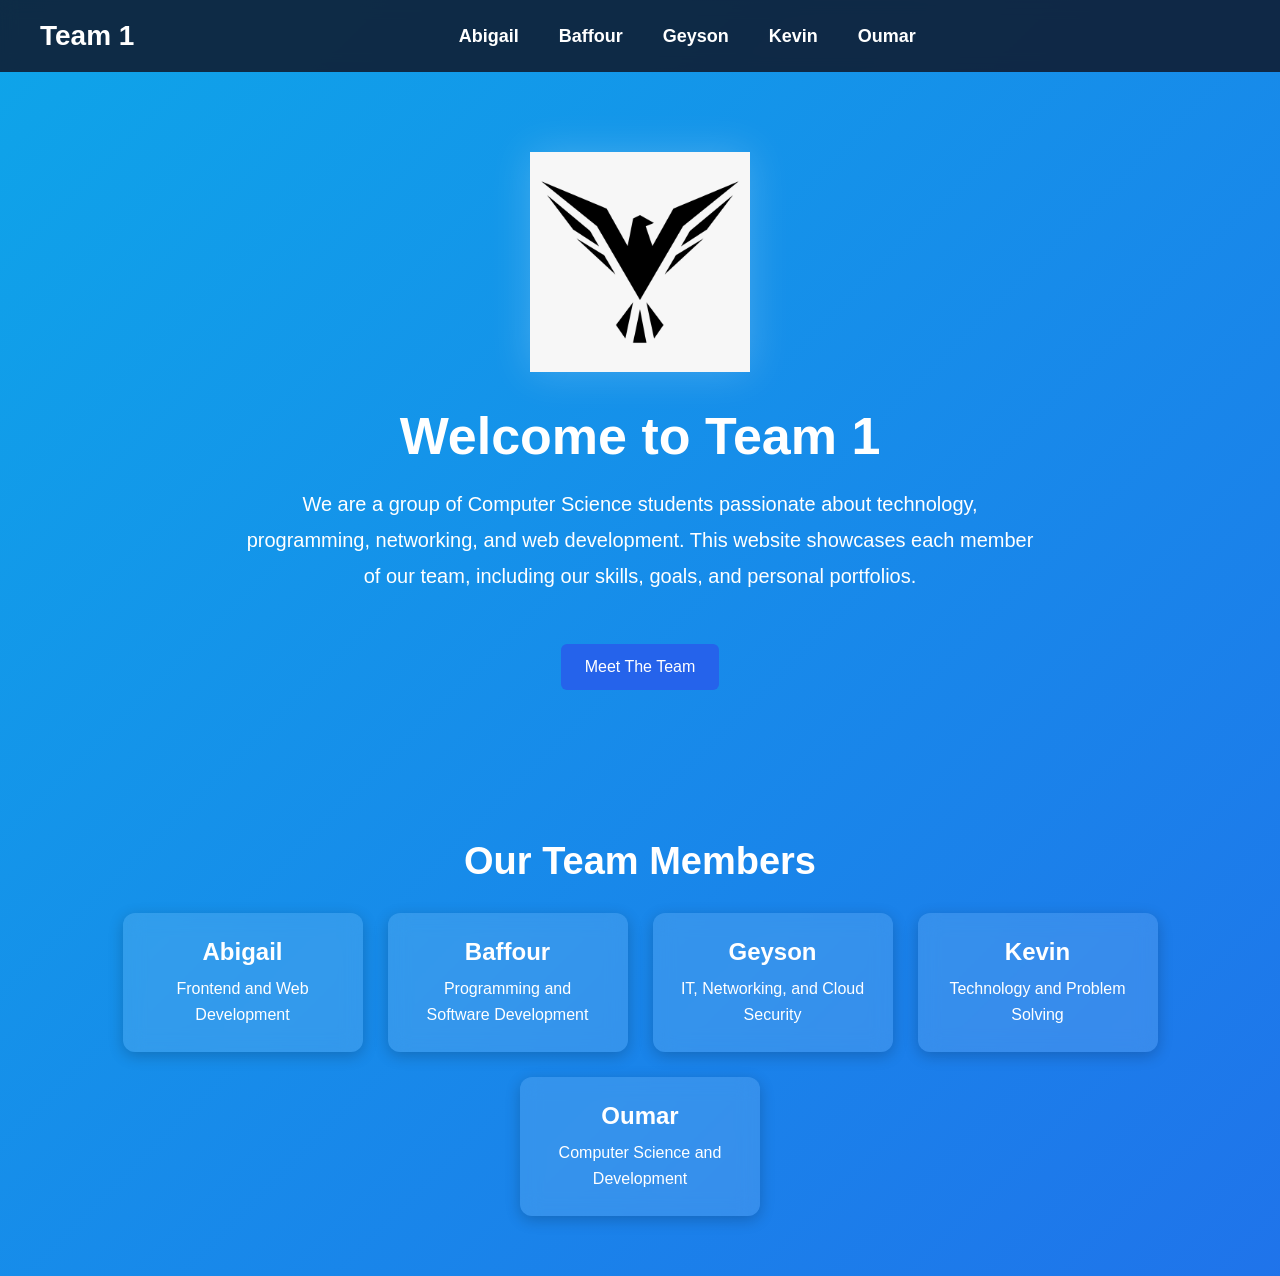
<file: index.html>
<!DOCTYPE html>
<html lang="en">
<head>
    <meta charset="UTF-8">
    <meta name="viewport" content="width=device-width, initial-scale=1.0">
    <title>Team 1 Portfolio</title>

    <link rel="stylesheet" href="style.css">
</head>

<body>

<header>

    <nav>

        <div class="logo">
            Team 1
        </div>

        <a href="pages/Abigail.html">Abigail</a>
        <a href="pages/Baffour.html">Baffour</a>
        <a href="pages/Geyson.html">Geyson</a>
        <a href="pages/Kevin.html">Kevin</a>
        <a href="pages/Oumar.html">Oumar</a>

    </nav>

</header>


<section class="hero">

    <img src="logo.jpeg" alt="Team Logo" class="hero-logo">

    <h1>Welcome to Team 1</h1>

    <p>
        We are a group of Computer Science students passionate
        about technology, programming, networking, and web development.
        This website showcases each member of our team, including
        our skills, goals, and personal portfolios.
    </p>

    <div class="hero-buttons">

        <a class="button" href="Geyson.html">
            Meet The Team
        </a>

    </div>

</section>


<section class="team-preview">

    <h2>Our Team Members</h2>

    <div class="cards">

        <a href="pages/Abigail.html" class="card">
            <h3>Abigail</h3>
            <p>Frontend and Web Development</p>
        </a>

        <a href="pages/Baffour.html" class="card">
            <h3>Baffour</h3>
            <p>Programming and Software Development</p>
        </a>

        <a href="pages/Geyson.html" class="card">
            <h3>Geyson</h3>
            <p>IT, Networking, and Cloud Security</p>
        </a>

        <a href="pages/Kevin.html" class="card">
            <h3>Kevin</h3>
            <p>Technology and Problem Solving</p>
        </a>

        <a href="pages/Oumar.html" class="card">
            <h3>Oumar</h3>
            <p>Computer Science and Development</p>
        </a>

    </div>

</section>

</body>
</html>
</file>
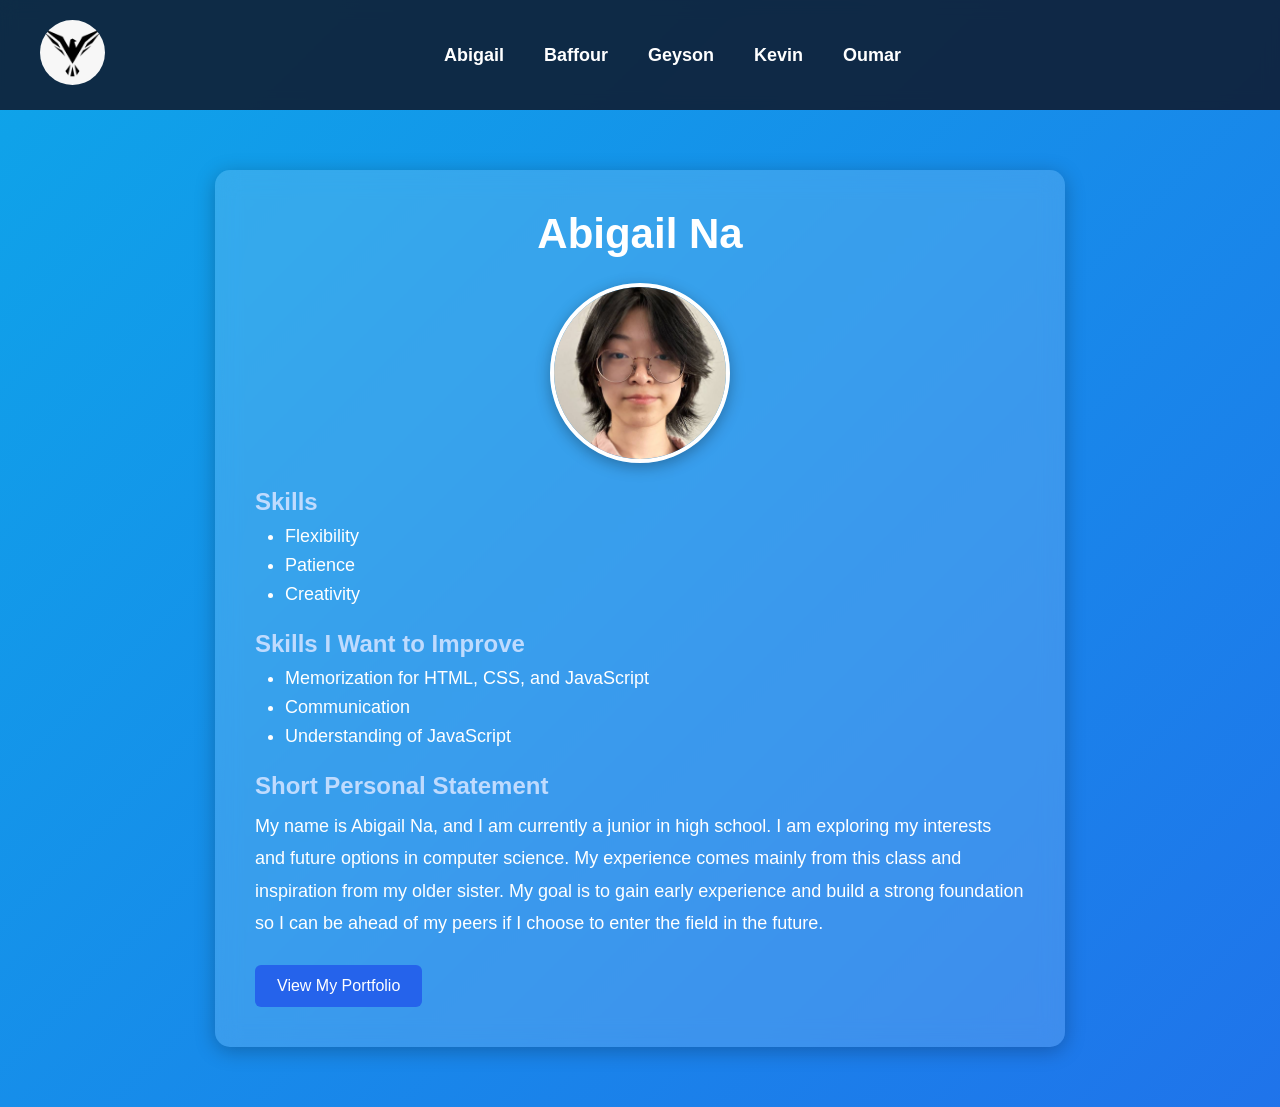
<file: pages/Abigail.html>
<!DOCTYPE html>
<html lang="en">
<head>
    <meta charset="UTF-8">
    <meta name="viewport" content="width=device-width, initial-scale=1.0">

    <link rel="stylesheet" href="./pages.css">

    <title>Abigail Na</title>
</head>

<body>

<header>

    <nav>

        <div class="logo">
            <a href="../index.html">
                <img src="../logo.jpeg" alt="Logo">
            </a>
        </div>

        <a href="Abigail.html">Abigail</a>
        <a href="Baffour.html">Baffour</a>
        <a href="Geyson.html">Geyson</a>
        <a href="Kevin.html">Kevin</a>
        <a href="Oumar.html">Oumar</a>

    </nav>

</header>

<div class="container">

    <h1>Abigail Na</h1>

    <!-- PROFILE IMAGE -->
    <img src="../Abigail.jpg.jpeg" alt="Abigail" class="profile-pic">

    <h2>Skills</h2>

    <ul>
        <li>Flexibility</li>
        <li>Patience</li>
        <li>Creativity</li>
    </ul>

    <h2>Skills I Want to Improve</h2>

    <ul>
        <li>Memorization for HTML, CSS, and JavaScript</li>
        <li>Communication</li>
        <li>Understanding of JavaScript</li>
    </ul>

    <h2>Short Personal Statement</h2>

    <p>
        My name is Abigail Na, and I am currently a junior in high school.
        I am exploring my interests and future options in computer science.
        My experience comes mainly from this class and inspiration from my
        older sister. My goal is to gain early experience and build a strong
        foundation so I can be ahead of my peers if I choose to enter the
        field in the future.
    </p>

    <a class="button" href="#" target="_blank">
        View My Portfolio
    </a>

</div>

</body>
</html>
</file>
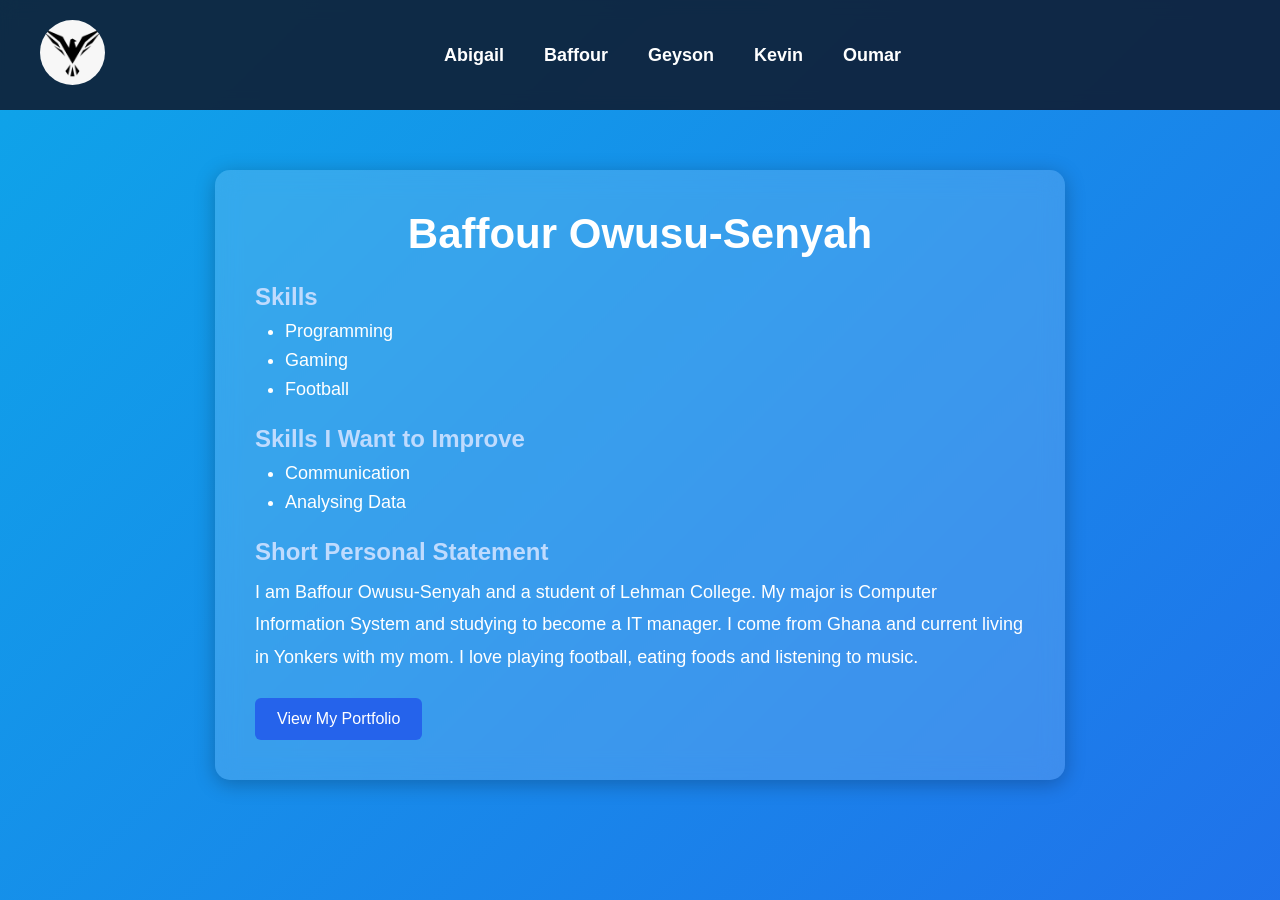
<file: pages/Baffour.html>
<!DOCTYPE html>
<html lang="en">
<head>
    <meta charset="UTF-8">
    <meta name="viewport" content="width=device-width, initial-scale=1.0">

    <link rel="stylesheet" href="./pages.css">

    <title>Your Name</title>
</head>

<body>

<header>
    <nav>
       <div class="logo">
    <a href="../index.html">
        <img src="../logo.jpeg" alt="Logo">
    </a>
</div>

        <a href="Abigail.html">Abigail</a>
        <a href="Baffour.html">Baffour</a>
        <a href="Geyson.html">Geyson</a>
        <a href="Kevin.html">Kevin</a>
        <a href="Oumar.html">Oumar</a>
    </nav>
</header>

<div class="container">

    <h1>Baffour Owusu-Senyah</h1>

    <h2>Skills</h2>
    <ul>
        <li>Programming</li>
        <li>Gaming</li>
        <li>Football</li>
    </ul>

    <h2>Skills I Want to Improve</h2>
    <ul>
        <li>Communication</li>
        <li>Analysing Data</li>
    </ul>

    <h2>Short Personal Statement</h2>
    <p>
       
       I am Baffour Owusu-Senyah and a student of Lehman College. My major is Computer Information System and studying to become a IT manager. I come from Ghana and current living in Yonkers with my mom. I love playing football, eating foods and listening to music.


    </p>

    <a class="button" href="#" target="_blank">View My Portfolio</a>

</div>

</body>
</html>
</file>
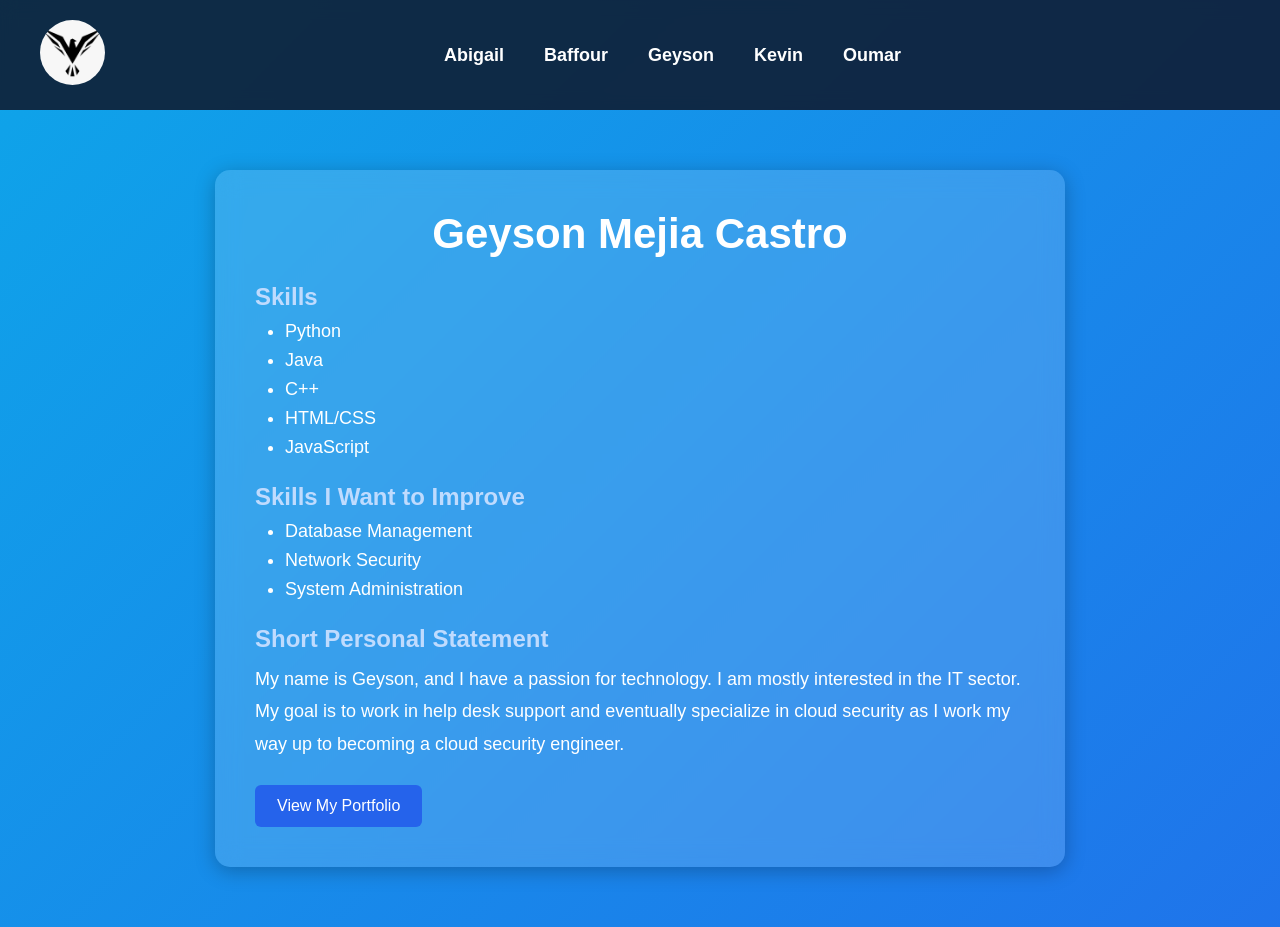
<file: pages/Geyson.html>
<!DOCTYPE html>
<html lang="en">
<head>
    <meta charset="UTF-8">
    <meta name="viewport" content="width=device-width, initial-scale=1.0">
    <link rel="stylesheet" href="pages.css">
    <title>Geyson Mejia Castro</title>
</head>

<body>

<header>

    <nav>

       <div class="logo">
    <a href="../index.html">
        <img src="../logo.jpeg" alt="Logo">
    </a>
</div>

        <a href="Abigail.html">Abigail</a>
        <a href="Baffour.html">Baffour</a>
        <a href="Geyson.html">Geyson</a>
        <a href="Kevin.html">Kevin</a>
        <a href="Oumar.html">Oumar</a>

    </nav>

</header>

<div class="container">

    <h1>Geyson Mejia Castro</h1>

    <h2>Skills</h2>

    <ul>
        <li>Python</li>
        <li>Java</li>
        <li>C++</li>
        <li>HTML/CSS</li>
        <li>JavaScript</li>
    </ul>

    <h2>Skills I Want to Improve</h2>

    <ul>
        <li>Database Management</li>
        <li>Network Security</li>
        <li>System Administration</li>
    </ul>

    <h2>Short Personal Statement</h2>

    <p>
        My name is Geyson, and I have a passion for technology.
        I am mostly interested in the IT sector. My goal is to
        work in help desk support and eventually specialize in
        cloud security as I work my way up to becoming a cloud
        security engineer.
    </p>

    <a class="button"
       href="https://geysonportfolio.netlify.app/"
       target="_blank">
       View My Portfolio
    </a>

</div>

</body>
</html>
</file>
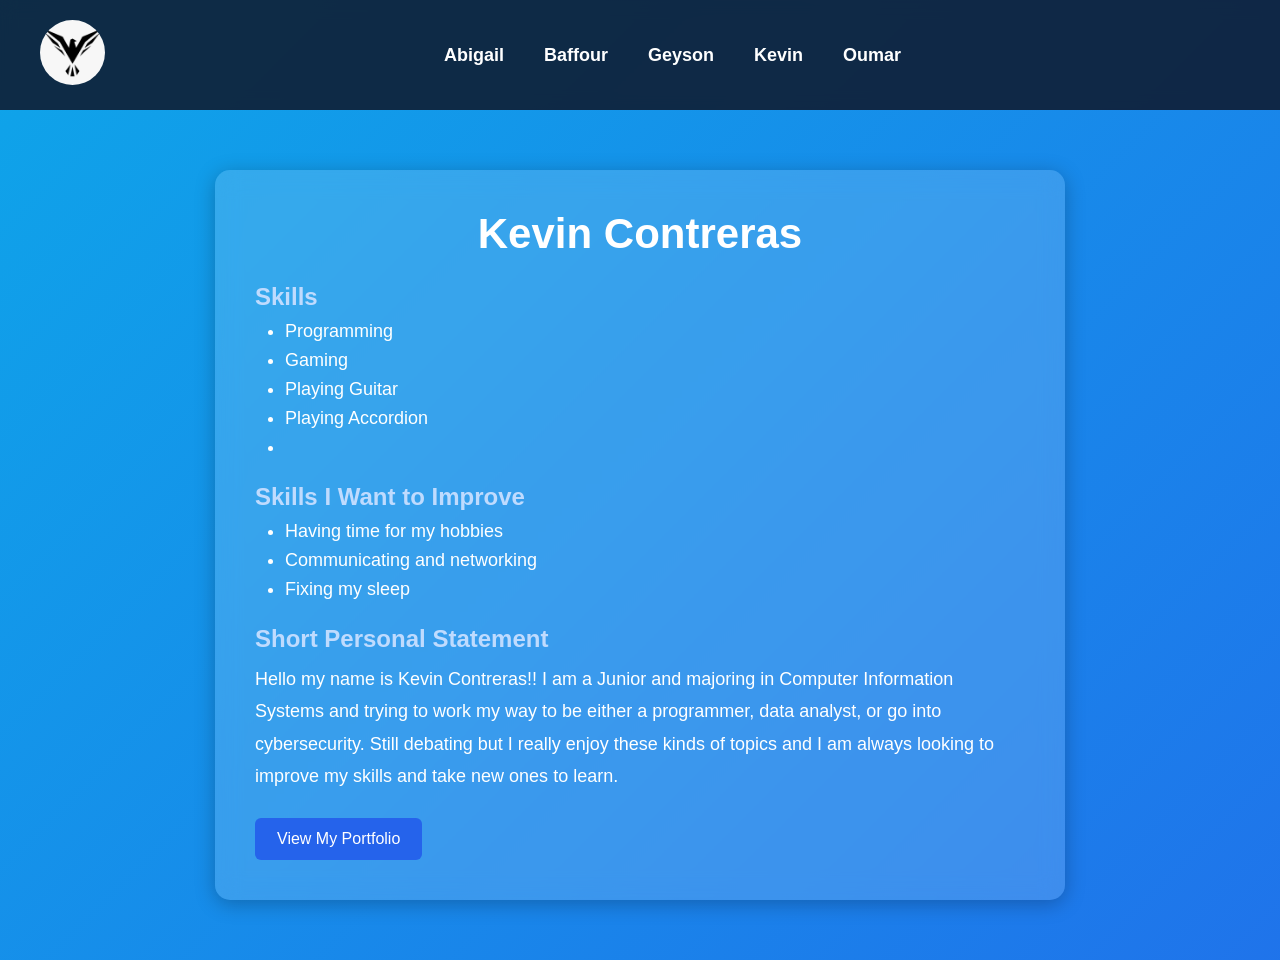
<file: pages/Kevin.html>
<!DOCTYPE html>
<html lang="en">
<head>
    <meta charset="UTF-8">
    <meta name="viewport" content="width=device-width, initial-scale=1.0">

    <!-- Make sure this path matches where your style.css file is -->
    <link rel="stylesheet" href="./pages.css">

    <!-- Change this to your name -->
    <title>Your Name</title>
</head>

<body>

<header>
    <nav>
       <div class="logo">
    <a href="../index.html">
        <img src="../logo.jpeg" alt="Logo">
    </a>
</div>

        <a href="Abigail.html">Abigail</a>
        <a href="Baffour.html">Baffour</a>
        <a href="Geyson.html">Geyson</a>
        <a href="Kevin.html">Kevin</a>
        <a href="Oumar.html">Oumar</a>
    </nav>
</header>

<div class="container">
    <h1>Kevin Contreras</h1>

    <h2>Skills</h2>
    <ul>
        <li>Programming</li>
        <li>Gaming</li>
        <li>Playing Guitar</li>
        <li>Playing Accordion</li>
        <li></li>
    </ul>

    <h2>Skills I Want to Improve</h2>
    <ul>
        <li>Having time for my hobbies</li>
        <li>Communicating and networking</li>
        <li>Fixing my sleep</li>
    </ul>

    <h2>Short Personal Statement</h2>
    <p>
        
        Hello my name is Kevin Contreras!! I am a Junior and majoring in
        Computer Information Systems and trying to work my way to be either
        a programmer, data analyst, or go into cybersecurity. Still debating
        but I really enjoy these kinds of topics and I am always looking to
        improve my skills and take new ones to learn.
    </p>
    <a class="button" href="#" target="_blank">View My Portfolio</a>

</div>

</body>
</html>
</file>
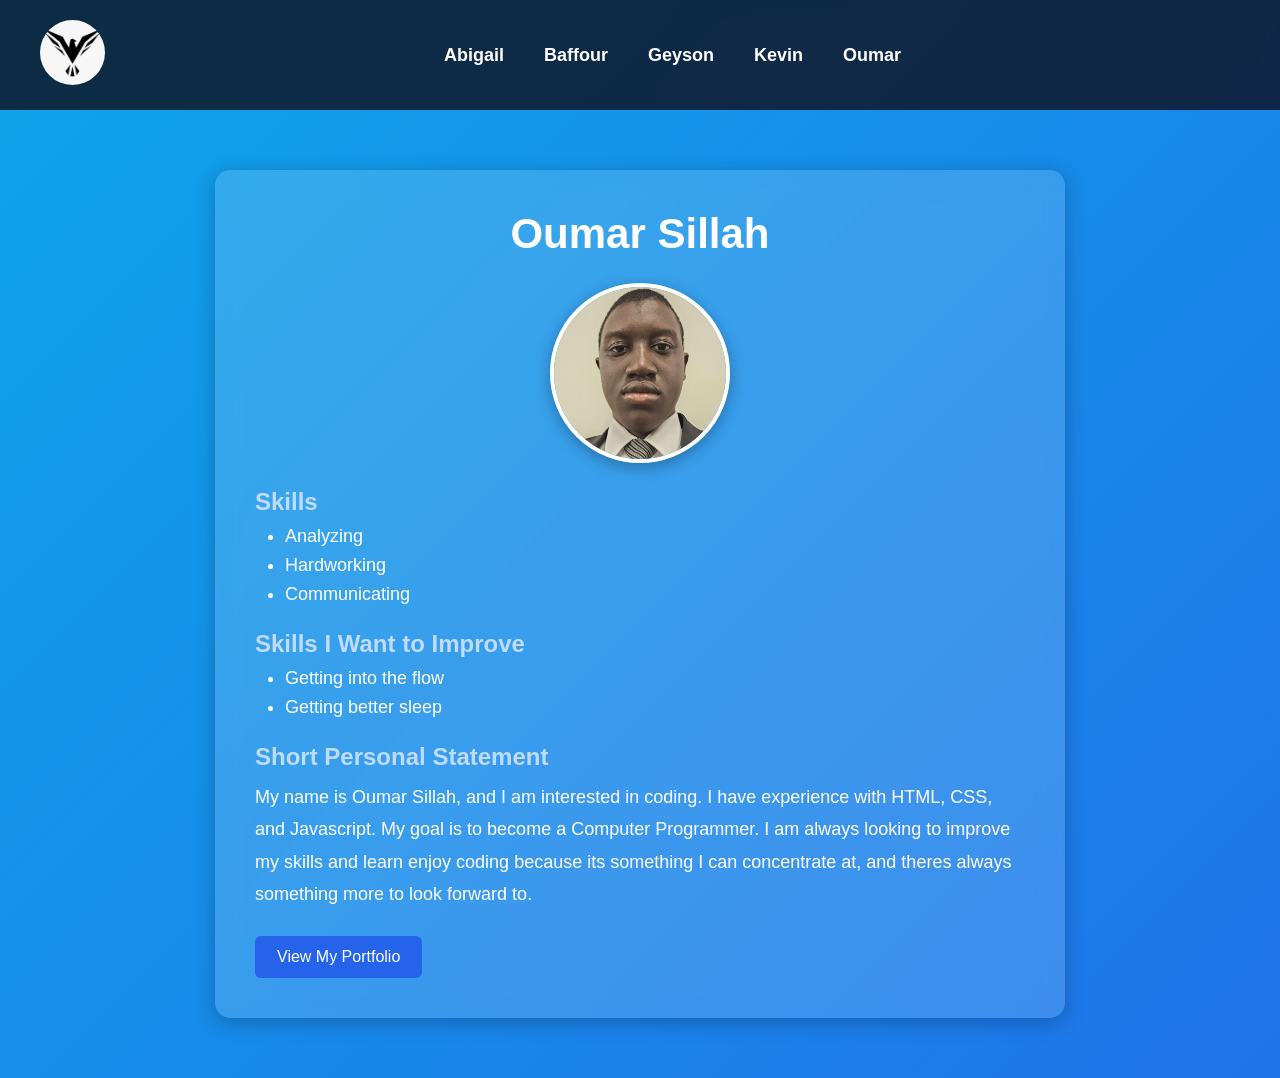
<file: pages/Oumar.html>
<!DOCTYPE html>
<html lang="en">
<head>
    <meta charset="UTF-8">
    <meta name="viewport" content="width=device-width, initial-scale=1.0">

    <!-- Make sure this path matches where your style.css file is -->
    <link rel="stylesheet" href="./pages.css">

    <!-- Change this to your name -->
    <title>Your Name</title>
</head>

<body>

<header>
    <nav>
      <div class="logo">
    <a href="../index.html">
        <img src="../logo.jpeg" alt="Logo">
    </a>
</div>

        <a href="Abigail.html">Abigail</a>
        <a href="Baffour.html">Baffour</a>
        <a href="Geyson.html">Geyson</a>
        <a href="Kevin.html">Kevin</a>
        <a href="Oumar.html">Oumar</a>
    </nav>
</header>

<div class="container">

   

    <h1> Oumar Sillah</h1>
     <img src="../ourmar.jpeg" alt="Oumar" class="profile-pic">

    <h2>Skills</h2>
    <ul>
        <li>Analyzing</li>
        <li>Hardworking</li>
        <li>Communicating</li>
    </ul>

    <h2>Skills I Want to Improve</h2>
    <ul>
        <li>Getting into the flow</li>
        <li>Getting better sleep</li>
    </ul>

    <h2>Short Personal Statement</h2>
    <p>
      
    My name is Oumar Sillah, and I am interested in coding. I have experience with HTML, CSS, and Javascript. My goal is to become a 
    Computer Programmer. I am always looking to
    improve my skills and learn enjoy coding because its something I can concentrate at, and theres always something more to look forward to.
    </p>

    <a class="button" href="#" target="_blank">View My Portfolio</a>

</div>

</body>
</html>
</file>
<file: style.css>
* {
    margin: 0;
    padding: 0;
    box-sizing: border-box;
}

/* BODY */

body {
    font-family: Arial, Helvetica, sans-serif;
    color: #222;

    background: linear-gradient(
        -45deg,
        #0f172a,
        #1e3a8a,
        #2563eb,
        #0ea5e9
    );

    background-size: 400% 400%;

    animation: gradientBG 12s ease infinite;
}

/* ANIMATED BACKGROUND */

@keyframes gradientBG {

    0% {
        background-position: 0% 50%;
    }

    50% {
        background-position: 100% 50%;
    }

    100% {
        background-position: 0% 50%;
    }
}

/* HEADER */

header {
    background-color: rgba(15, 23, 42, 0.85);
    padding: 20px 40px;

    backdrop-filter: blur(8px);
}

/* NAVIGATION */

nav {
    width: 100%;

    display: flex;
    align-items: center;
}

/* LOGO */

.logo {
    color: white;
    font-size: 28px;
    font-weight: bold;
}

/* NAV LINKS */

nav a {
    color: white;
    text-decoration: none;
    font-size: 18px;
    font-weight: bold;
    margin: 0 20px;
    transition: 0.3s;
}

nav a:hover {
    color: #93c5fd;
}

/* CENTER NAV LINKS */

nav a:first-of-type {
    margin-left: auto;
}

nav a:last-of-type {
    margin-right: auto;
}

/* HERO SECTION */

.hero {
    text-align: center;
    padding: 80px 20px;
}

/* HERO LOGO */

.hero-logo {
    width: 220px;
    margin-bottom: 30px;

    filter: drop-shadow(0px 0px 20px rgba(255,255,255,0.2));
}

/* HERO TITLE */

.hero h1 {
    font-size: 52px;
    margin-bottom: 20px;
    color: white;
}

/* HERO PARAGRAPH */

.hero p {
    max-width: 800px;
    margin: auto;

    font-size: 20px;
    line-height: 1.8;

    color: white;
}

/* BUTTONS */

.hero-buttons {
    margin-top: 40px;
}

.button {
    display: inline-block;

    margin: 10px;
    padding: 14px 24px;

    background-color: #2563eb;
    color: white;

    border-radius: 6px;

    text-decoration: none;

    transition: 0.3s;
}

.button:hover {
    background-color: #1e40af;
    transform: scale(1.05);
}

/* TEAM SECTION */

.team-preview {
    padding: 60px 20px;
    text-align: center;
}

/* TEAM TITLE */

.team-preview h2 {
    color: white;
    margin-bottom: 30px;
    font-size: 38px;
}

/* CARDS CONTAINER */

.cards {
    display: flex;
    justify-content: center;
    flex-wrap: wrap;

    gap: 25px;
}

/* MEMBER CARD */

.card {
    background: rgba(255,255,255,0.12);

    backdrop-filter: blur(10px);

    width: 240px;

    padding: 25px;

    border-radius: 12px;

    box-shadow: 0px 4px 15px rgba(0,0,0,0.2);

    text-decoration: none;
    color: white;

    transition: 0.3s;
}

.card:hover {
    transform: translateY(-8px) scale(1.03);

    background: rgba(255,255,255,0.2);
}

/* CARD TITLES */

.card h3 {
    margin-bottom: 10px;
    font-size: 24px;
}

/* CARD TEXT */

.card p {
    line-height: 1.6;
}
</file>
<file: pages/pages.css>
* {
    margin: 0;
    padding: 0;
    box-sizing: border-box;
}

/* BODY */

body {
    font-family: Arial, Helvetica, sans-serif;
    color: white;

    background: linear-gradient(
        -45deg,
        #0f172a,
        #1e3a8a,
        #2563eb,
        #0ea5e9
    );

    background-size: 400% 400%;
    animation: gradientBG 12s ease infinite;
}

/* ANIMATED BACKGROUND */

@keyframes gradientBG {

    0% {
        background-position: 0% 50%;
    }

    50% {
        background-position: 100% 50%;
    }

    100% {
        background-position: 0% 50%;
    }
}

/* HEADER */

header {
    background-color: rgba(15, 23, 42, 0.85);

    padding: 20px 40px;

    backdrop-filter: blur(8px);
}

/* NAVIGATION */

nav {
    width: 100%;

    display: flex;
    align-items: center;
}

/* LOGO */

.logo img {
    width: 65px;
    height: 65px;

    object-fit: cover;

    border-radius: 50%;
}

/* NAV LINKS */

nav a {
    color: white;

    text-decoration: none;

    font-size: 18px;
    font-weight: bold;

    margin: 0 20px;

    transition: 0.3s;
}

nav a:hover {
    color: #93c5fd;
}

/* CENTER LINKS */

nav a:first-of-type {
    margin-left: auto;
}

nav a:last-of-type {
    margin-right: auto;
}

/* MAIN CONTAINER */

.container {
    max-width: 850px;

    margin: 60px auto;

    background: rgba(255, 255, 255, 0.15);

    backdrop-filter: blur(12px);

    padding: 40px;

    border-radius: 15px;

    box-shadow: 0px 4px 20px rgba(0, 0, 0, 0.25);
}

/* PROFILE IMAGE */

.profile-pic {
    display: block;

    width: 180px;
    height: 180px;

    object-fit: cover;

    border-radius: 50%;

    margin: 0 auto 25px auto;

    border: 4px solid white;

    box-shadow: 0px 4px 15px rgba(0,0,0,0.3);
}

/* TITLES */

h1 {
    text-align: center;

    margin-bottom: 25px;

    color: white;

    font-size: 42px;
}

h2 {
    margin-top: 25px;
    margin-bottom: 10px;

    color: #bfdbfe;
}

/* LISTS */

ul {
    margin-left: 30px;
    margin-bottom: 20px;
}

li {
    margin-bottom: 8px;

    font-size: 18px;
}

/* PARAGRAPHS */

p {
    margin-top: 10px;

    line-height: 1.8;

    font-size: 18px;
}

/* BUTTON */

.button {
    display: inline-block;

    margin-top: 25px;

    background-color: #2563eb;
    color: white;

    padding: 12px 22px;

    border-radius: 6px;

    text-decoration: none;

    transition: 0.3s;
}

.button:hover {
    background-color: #1e40af;

    transform: scale(1.05);
}
</file>
